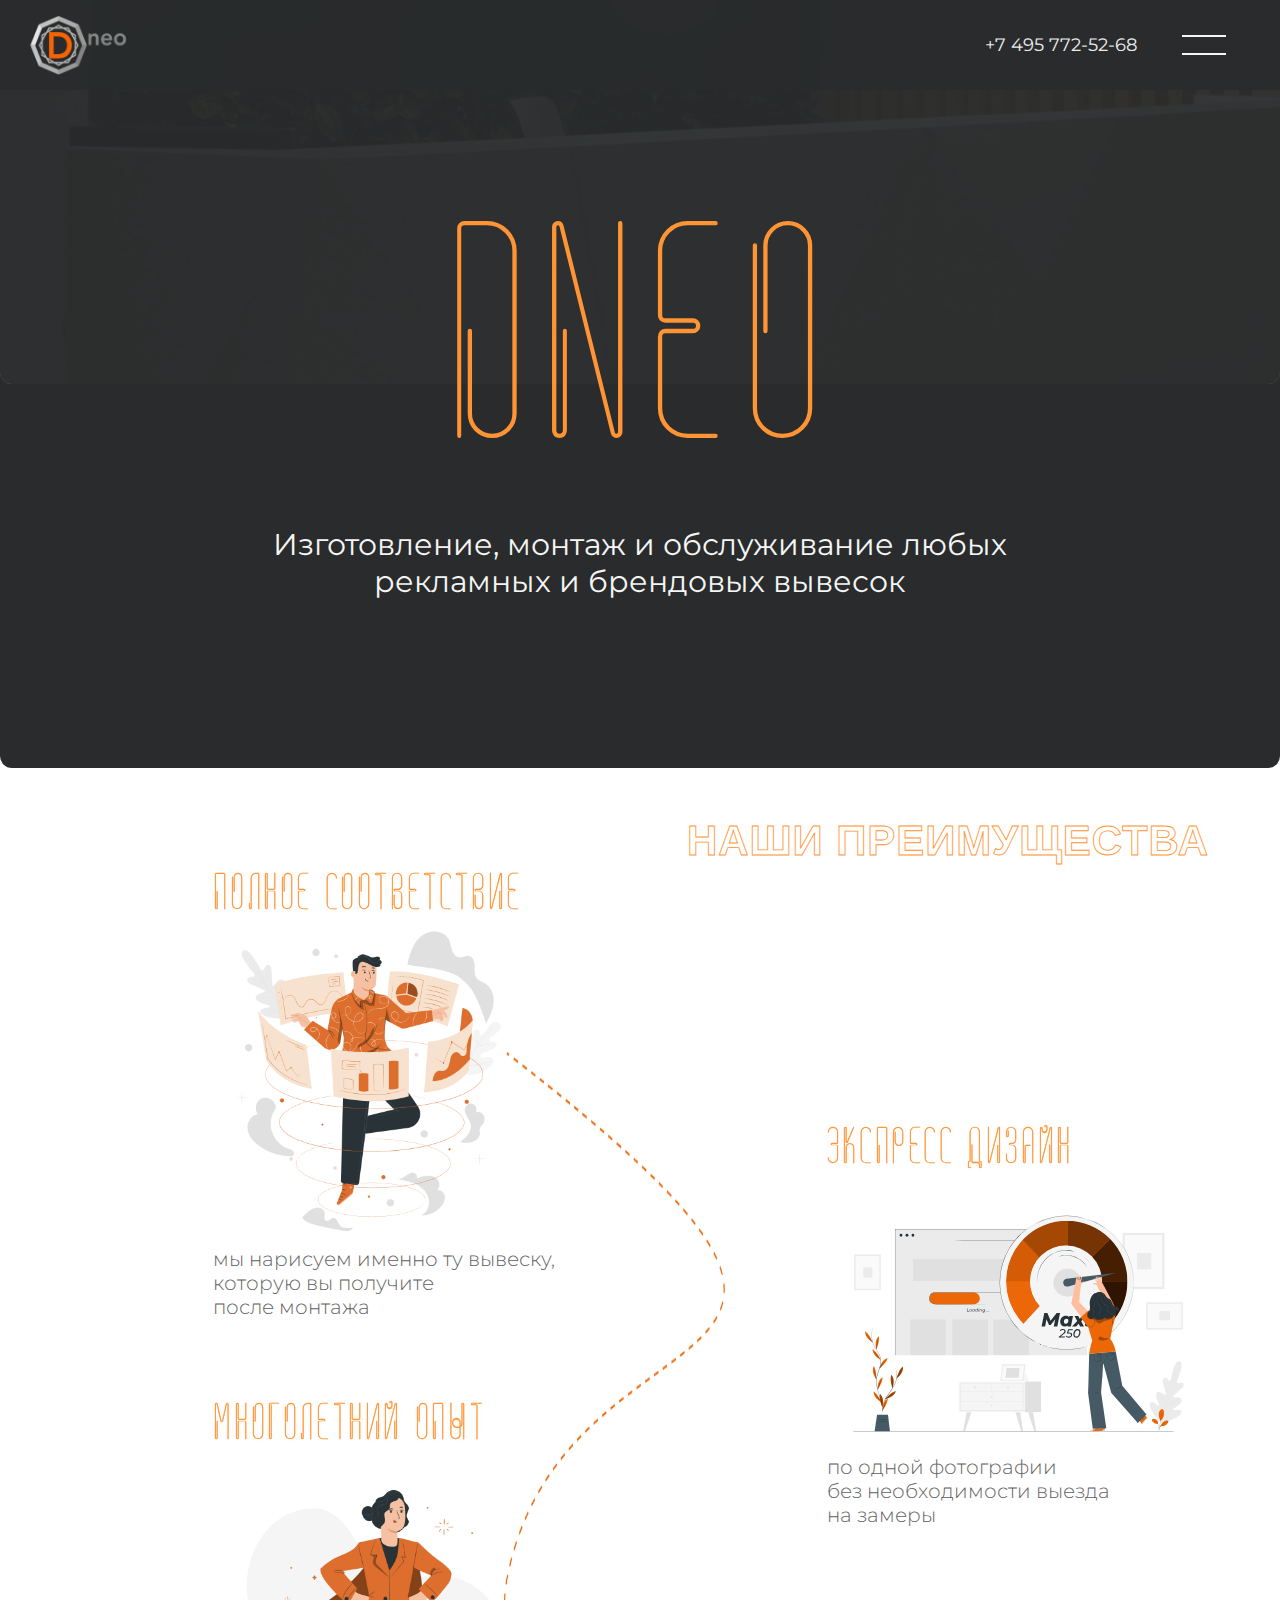
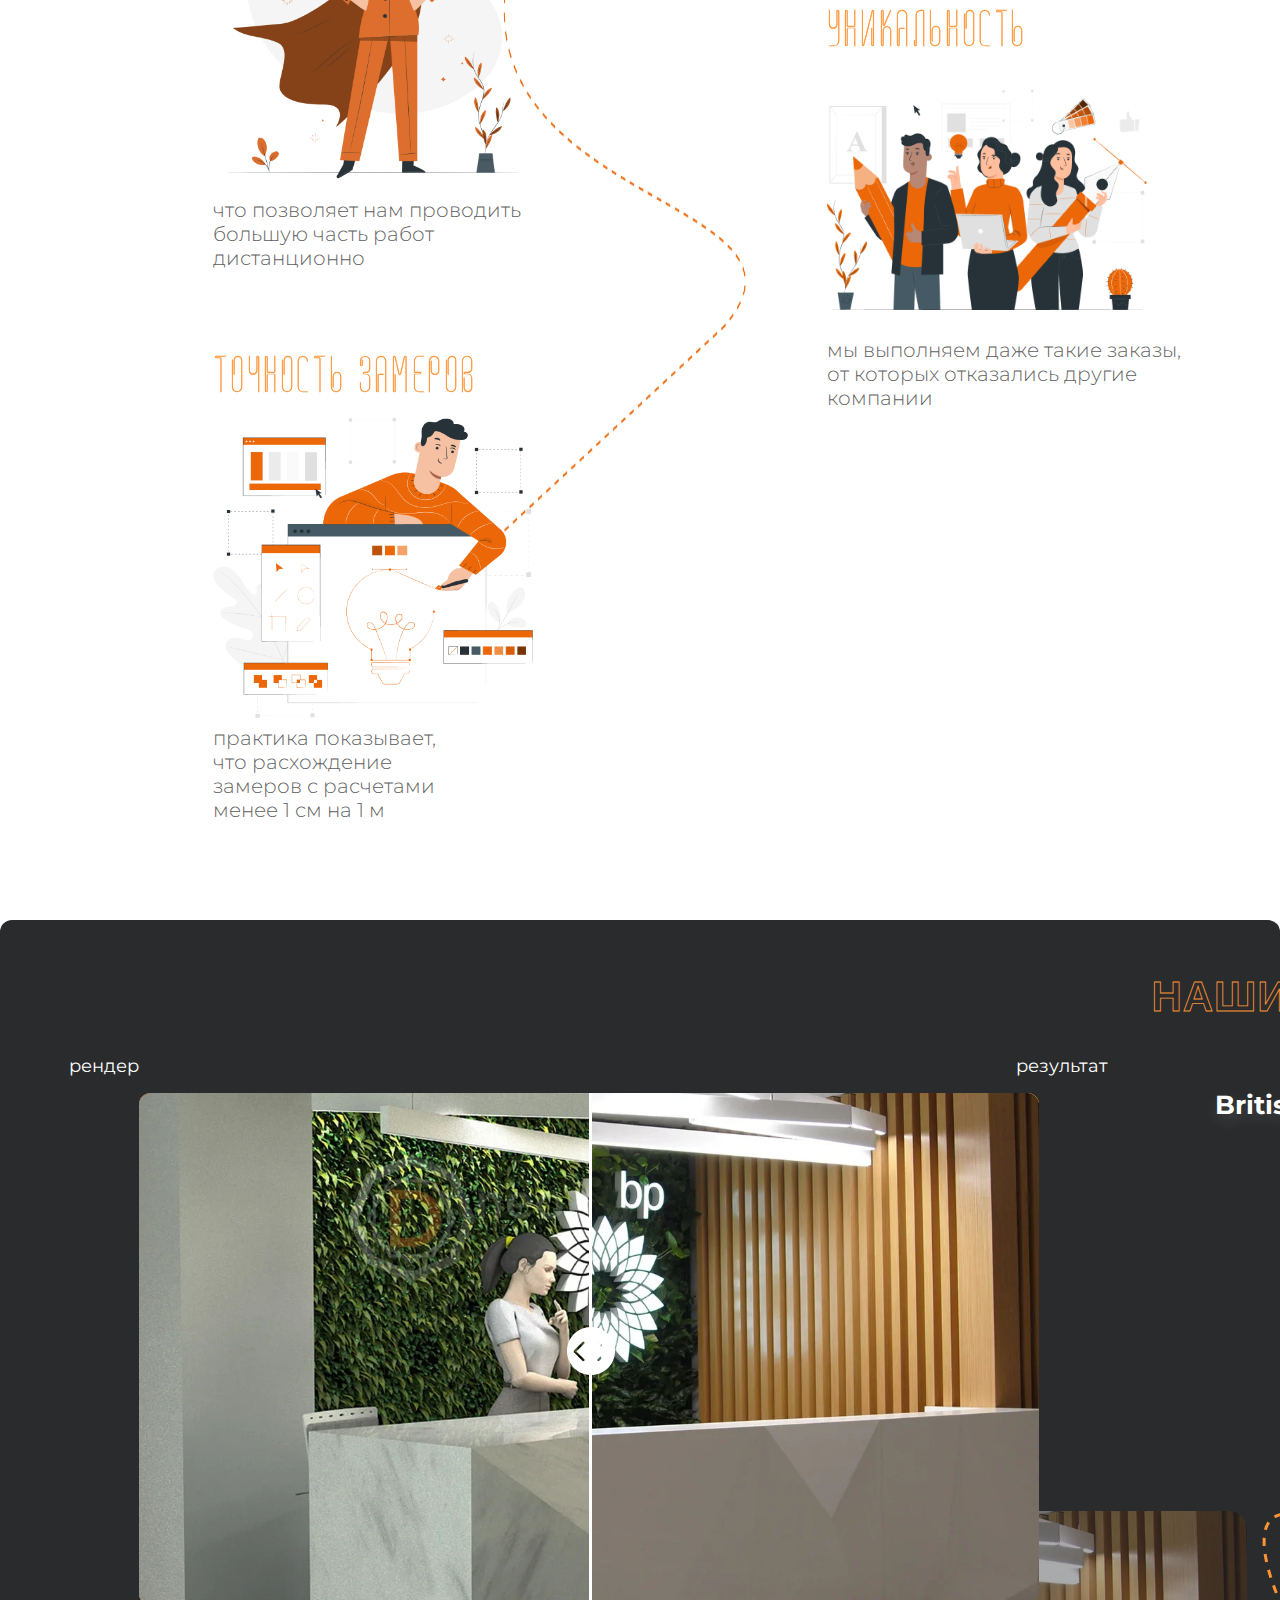
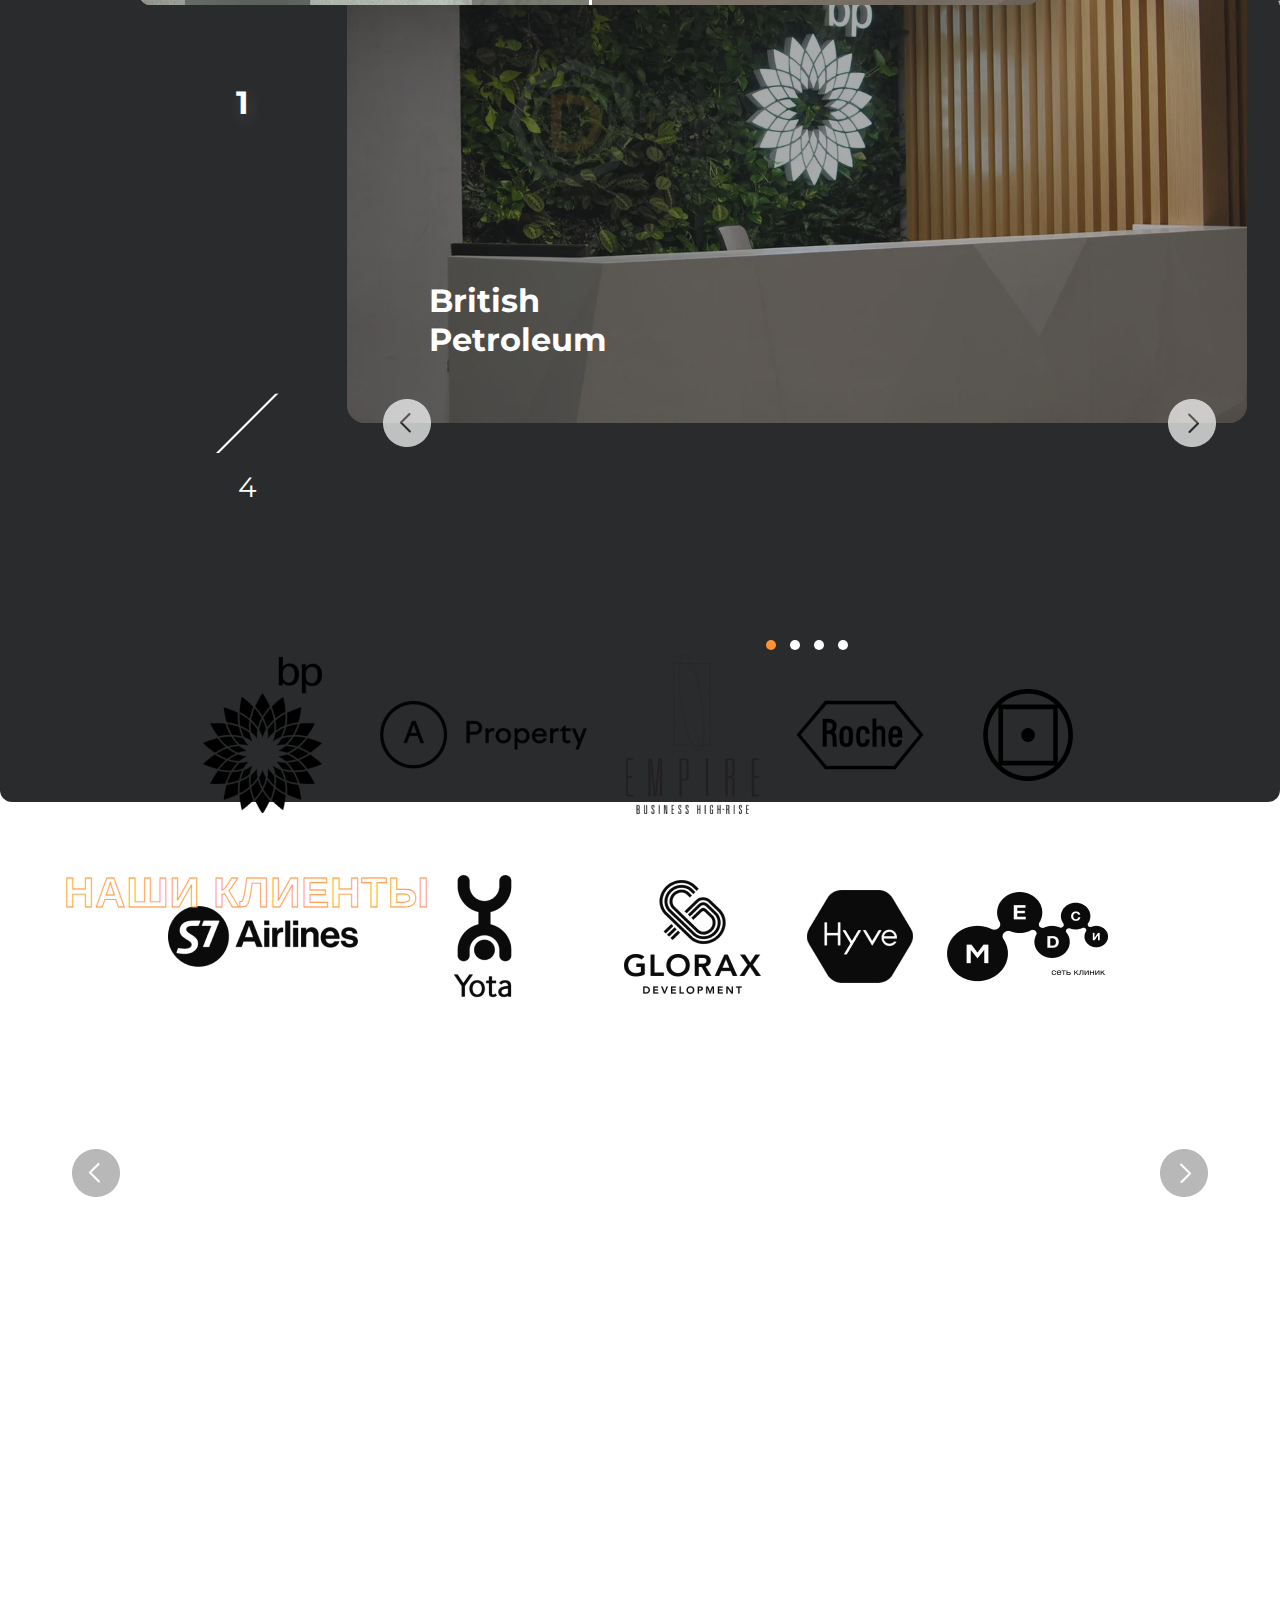
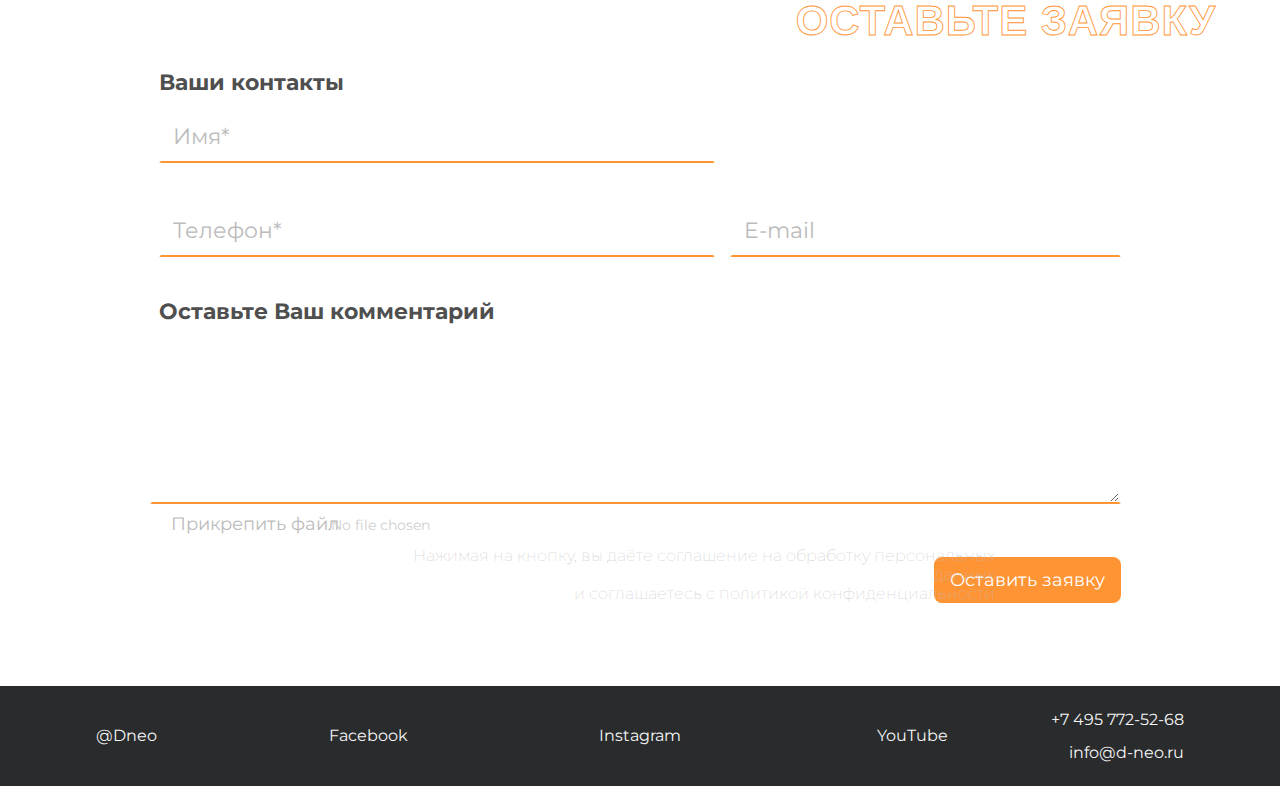
<file: index.html>
<!DOCTYPE html>
<html lang="ru">
<head>
  <meta charset='UTF-8'>
  <link rel='stylesheet' href='stylesCSS/main.css'>
  <link rel="stylesheet" href="stylesCSS/projectSliderNeon.css">
  <link rel='stylesheet' href='stylesCSS/header.css'>

  <link rel='stylesheet' href='stylesCSS/burger.css'>

  <link rel='stylesheet' href='css/twentytwenty.css'>

  <link rel='stylesheet' href='stylesCSS/neonBlock.css'>
  <link rel='stylesheet' href='stylesCSS/benefitBlock.css'>
  <link rel='stylesheet' href='stylesCSS/projectBlock.css'>
  <link rel='stylesheet' href='stylesCSS/projectSlider.css'>

  <link rel='stylesheet' href='stylesCSS/clientBlock.css'>
  <link rel="stylesheet" href="stylesCSS/projectSliderLogo.css">

  <link rel='stylesheet' href='stylesCSS/formBlock.css'>

  <link rel='stylesheet' href='stylesCSS/footer.css'>
  <link rel="stylesheet" href="stylesCSS/fonts.css">

  <title>Dineo</title>

  <link href="https://fonts.googleapis.com/css?family=Montserrat:400,500,700|Old+Standard+TT&display=swap&subset=cyrillic" rel="stylesheet">
</head>

<body>
  <header class="page-header" id="pageHeader">
  <img class="logo" src="img/Logo/D-neo_logo.png" height="62" width="111" alt='Логотип Dineo'>
  <a class="headerNumber" id="headerNumber" href="tel:+74957725268">+7 495 772-52-68</a>
  <button class="posMenu openBurgerMenu" id="burgerMenuOn" onclick="burgerMenuOnClick()"></button>
    <button class="posMenu buttonClose burgerNull" id="burgerMenuOff" onclick="burgerMenuOnClick()">
    </button>
  <div class="burgerMenu burgerNull" id="burgerMenu">
    <a class="burgerBenefit burgerText" href="#benefitBlock" id="burgerBenefit">Преимущества</a>
    <a class="burgerProjects burgerText" href="#projectBlock" id="burgerProjects">Проекты</a>
    <a class="burgerClients burgerText" href="#clientBlock" id="burgerClients">Клиенты</a>
    <a class="burgerForms burgerText" href="#formBlock" id="burgerForms">Оставить заявку</a>
    <a class="burgerNumber burgerText" href="tel:+74957725268">+7 495 772-52-68</a>
    <a class="burgerEmail burgerText" href="mailto:info@d-neo.ru">info@d-neo.ru</a>
  </div>



</header>

  <main class="page-main" id="pageMain">

  <div class="neonBlock" id="neonBlock">
    <a class="neonTitle">DNEO</a>
    <a class="topUsText">Изготовление, монтаж и обслуживание любых <br> рекламных и брендовых вывесок</a>

    <!-- начало слайдера Neon-->
    <div class="projectSliderNeon">

      <div class="projectSliderScreenNeon" id="projectSliderScreenNeon">
        <!-- это экран -->

        <div class="projectSliderElementNeon">
          <img src="img/StartGallery/BP.jpg">
          <img src="img/Screen.png">
        </div>

        <div class="projectSliderElementNeon">
          <img src="img/Projects/Photo/EatMeat_after.jpg">
          <img src="img/Screen.png">
          </div>
        </div>
      </div>
    </div>

  <div class="benefitBlock" id="benefitBlock">
    <a class="article benefitBlockTitleOrange">НАШИ ПРЕИМУЩЕСТВА</a>
    <!-- <a class="benefitBlockTitleBlack">
      НАШИ ПРЕИМУЩЕСТВА
    </a>
    -->
    <a class="screpkaTitle fullBenefitTitle">ПОЛНОЕ СООТВЕТСТВИЕ</a>
    <img class="fullBenefitImage" src="img/Benefits/fullBenefitImage.png" height="320" width="320" alt='Picture-1 Dineo'>
    <a class="fullBenefitText">мы нарисуем именно ту&#160;вывеску, <br> которую&#160;вы получите после&#160;монтажа</a>

    <a class="speedBenefitTitle screpkaTitle">ЭКСПРЕСС ДИЗАЙН</a>
    <img class="speedBenefitImage" src="img/Benefits/speedBenefitImage.svg" height="260" width="382" alt='Picture-2 Dineo'>
    <a class="speedBenefitText">по одной фотографии <br> без&#160;необходимости выезда на&#160;замеры</a>

    <a class="experienceBenefitTitle screpkaTitle">МНОГОЛЕТНИЙ ОПЫТ</a>
    <img class="experienceBenefitImage" src="img/Benefits/experienceBenefitImage.png" height="320" width="320" alt='Picture-3 Dineo'>
    <a class="experienceBenefitText">что&#160;позволяет нам проводить <br> большую часть работ дистанционно</a>

    <a class="uniqueBenefitTitle screpkaTitle">УНИКАЛЬНОСТЬ</a>
    <img class="uniqueBenefitImage" src="img/Benefits/uniqueBenefitImage.png" height="220" width="320" alt='Picture-4 Dineo'>
    <a class="uniqueBenefitText">мы выполняем даже такие&#160;заказы, <br> от&#160;которых&#160;отказались другие компании</a>

    <a class="accuracyBenefitTitle screpkaTitle">ТОЧНОСТЬ ЗАМЕРОВ</a>
    <img class="accuracyBenefitImage" src="img/Benefits/accuracyBenefitImage.png" height="300" width="320" alt='Picture-5 Dineo'>
    <a class="accuracyBenefitText">практика показывает, что&#160;расхождение <br> замеров с&#160;расчетами менее&#160;1&#160;см&#160;на&#160;1&#160;м</a>

    <img class="lineTDBenefit" src="img/Benefits/lineTDBenefit.png" height="1086" width="248" alt='Vector-1-2 Dineo'>

  </div>

  <div class="projectBlock" id="projectBlock">
    <a class="article projectBlockTitle">НАШИ ПРОЕКТЫ</a>

    <a class="britishPetroleumText projectText activeText" id="britishPetroleumText" onclick=beforeAfterBP()>British&#160;Petroleum</a>
    <a class="elgaugolText projectText" id="elgaugolText" onclick=beforeAfterElga()>Эльгауголь</a>
    <a class="eatMeatText projectText" id="eatMeatText" onclick=beforeAfterEatMeat()>EatMeat</a>
    <a class="gloraxText projectText" id="gloraxText" onclick=beforeAfterGlorax()>Glorax</a>

    <a class="renderTitle">рендер</a>
    <a class="resultTitle">результат</a>

    <div class="beforeAfter">
    <div class="britishPetroleumContainer twentytwenty-container" id="britishPetroleumContainer">
      <img src="img/Projects/AfterBefore/BP_before.jpg">
      <img src="img/Projects/AfterBefore/BP_after.jpg">
    </div>
    </div>

    <div class="beforeAfter">
      <div class="elgaContainerContainer twentytwenty-container  nullProject" id="elgaContainerContainer">
        <img src="img/Projects/AfterBefore/Elga_before.jpg">
        <img src="img/Projects/AfterBefore/Elga_after.jpg">
      </div>
    </div>

    <div class="beforeAfter">
      <div class="eatMeatContainer twentytwenty-container  nullProject" id="eatMeatContainer">
        <img src="img/Projects/AfterBefore/EatMeat_before.jpg">
        <img src="img/Projects/AfterBefore/EatMeat_after.jpg">
      </div>
    </div>

    <div class="beforeAfter">
      <div class="gloraxContainer twentytwenty-container  nullProject" id="gloraxContainer">
        <img src="img/Projects/AfterBefore/Glorax_before.jpg">
        <img src="img/Projects/AfterBefore/Glorax_after.jpg">
      </div>
    </div>
    <img class="dashedLineProjectBlock" src="img/Projects/dashedLineProjectBlock.png" height="423" width="321">




    <!-- начало слайдера-->
    <div class="projectSlider">
      <div class="projectSliderDotLeft"></div>
      <div class="projectSliderDotRight"></div>
      <div class="projectSliderDotsCenter"></div>
      <img class="linePhotoOfWorks" src="img/Projects/linePhotoOfWorks.png" height="100" width="3">
      <a class="projectNumbers lastNumberOfPhoto">4</a>

      <div class="projectSliderScreen" id="projectSliderScreen">
        <!-- это экран -->

        <div class="projectSliderElement">

            <a class="projectSliderText">British Petroleum</a>
            <img src="img/Projects/Photo/BP_after.jpg" width="900" height="512">
            <img src="img/ScreenSmall.png"  width="900" height="512">

          <a class="factNumberOfPhoto">1</a>
        </div>


        <div class="projectSliderElement">
          <a class="projectSliderText">EatMeat</a>
          <img src="img/Projects/Photo/EatMeat_after.jpg" width="900" height="512">
          <img src="img/ScreenSmall.png" width="900" height="512">
          <a class="factNumberOfPhoto">2</a>
        </div>


        <div class="projectSliderElement">
          <a class="projectSliderText">Эльгауголь</a>
          <img src="img/Projects/Photo/Elga_after.jpg" width="900" height="512">
          <img src="img/ScreenSmall.png" width="900" height="512">
          <a class="factNumberOfPhoto">3</a>
        </div>

        <div class="projectSliderElement">
          <a class="projectSliderText">Glorax</a>
          <img src="img/Projects/Photo/Glorax_after.jpg" width="900" height="512">
          <img src="img/ScreenSmall.png"  width="900" height="512">
          <a class="factNumberOfPhoto">4</a>
        </div>

      </div>
    </div>
    <!-- конец  слайдера-->

    <a class="ourContactText" href="#clientBlock">Наши контакты</a>
    <a class="arrowOurContacts" href="#clientBlock">
      <img src="img/Projects/arrowOurContacts.png" height="112" width="16">
    </a>

  </div>

  <div class="clientBlock" id="clientBlock">
    <a class="article clientBlockTitle">НАШИ КЛИЕНТЫ</a>
    <div class="projectSliderLogo">
      <div class="projectSliderDotLeftLogo"></div>
      <div class="projectSliderDotRightLogo"></div>
      <div class="projectSliderDotsCenterLogo"></div>

      <div class="projectSliderScreenLogo" id="projectSliderScreenLogo">
        <!-- это экран -->

        <div class="projectSliderElementLogo">
          <img class="s7AirlinesLogo" src="img/Clients/String3/s7AirlinesLogo.png" height="61" width="190"/>
          <img class="yotaLogo" src="img/Clients/String3/yotaLogo.png" height="123" width="58"/>
          <img class="gloraxLogo" src="img/Clients/String3/gloraxLogo.png" height="114" width="137"/>
          <img class="hyveLogo" src="img/Clients/String3/hyveLogo.png" height="93" width="106"/>
          <img class="medLogo" src="img/Clients/String3/medLogo.png" height="90" width="162"/>

          <img class="bpLogo" src="img/Clients/String2/bpLogo.png" height="156" width="119">
          <img class="a_propertyLogo" src="img/Clients/String2/a_propertyLogo.png" height="123" width="251">
          <img class="empireLogo" src="img/Clients/String2/empireLogo.png" height="159" width="133">
          <img class="rocheLogo" src="img/Clients/String2/rocheLogo.png" height="134" width="134">
          <img class="elgaugolLogo" src="img/Clients/String2/elgaugolLogo.png" height="92" width="92">
        </div>


        <div class="projectSliderElementLogo">
          <img class="philipsLogo" src="img/Clients/String1/philipsLogo.png" height="54" width="183">
          <img class="duracellLogo" src="img/Clients/String1/duracellLogo.png" height="31" width="213">
          <img class="lorealLogo" src="img/Clients/String1/lorealLogo.png" height="33" width="177">
          <img class="greenwayLogo" src="img/Clients/String1/greenawayLogo.png" height="38" width="248">
        </div>

      </div>
    </div>
  </div>

  <div class="formBlock" id="formBlock">
    <a class="article formBlockTitle">ОСТАВЬТЕ&#160;ЗАЯВКУ</a>
    <form class="mainForm" enctype="multipart/form-data" method="post">
      <a class="inputArticle formContactText">Ваши контакты</a>
      <input type="text" placeholder="Имя*" class="inputArea inputAreaSmall inputName" required>
      <input placeholder="Телефон*" class="inputArea inputAreaSmall inputPhone" required >
      <input type="email" placeholder="E-mail" class="inputArea inputAreaSmall inputEmail">
      <a class="inputArticle formQuestionText">Оставьте Ваш комментарий</a>
      <textarea class="inputArea inputAreaLarge inputQuestion"></textarea>
      <input type="file" class="fileButton customInputFile" id="inputFile" multiple="multiple">
      <input type="submit" value="Оставить заявку" class="submitButton">
      <a class="agreeText formPoliticText">Нажимая на&#160;кнопку, вы даёте соглашение на&#160;обработку персональных данных<br>и&#160;соглашаетесь с&#160;политикой конфиденциальности</a>
    </form>
  </div>
</main>

  <footer class="page-footer">
    <a class="dneo footerText">@Dneo</a>
    <a class="facebook footerText" href="https://www.facebook.com/dneoru/ ">Facebook</a>
    <a class="instagram footerText" href="https://www.instagram.com/dineo.ru/">Instagram</a>
    <a class="youtube footerText" href="https://www.youtube.com/channel/UCehHR4nuAkCNW8LNGWap.">YouTube</a>
    <a class="contacts_number footerText" href="tel:+74957725268">+7 495 772-52-68</a>
    <a class="contacts_info footerText" href="mailto:info@d-neo.ru">info@d-neo.ru</a>
  </footer>

  <!-- Скрипты Отработка поведения меню/бургера -->
  <script class="burgerClick">
  const burgerMenuOn = document.querySelector(".burgerMenuOn");
  const burgerMenu = document.querySelector(".burgerMenu");
  const headerNumber = document.querySelector(".headerNumber");
  const openBurgerMenu = document.querySelector(".openBurgerMenu");
  const buttonClose = document.querySelector(".buttonClose");

  function burgerMenuOnClick() {
    if (burgerMenu.classList.contains("burgerNull")){
      burgerMenu.classList.remove("burgerNull");
      buttonClose.classList.remove("burgerNull");
      headerNumber.classList.add("burgerNull");
      openBurgerMenu.classList.add("burgerNull");
    }

    else {
      burgerMenu.classList.add("burgerNull");
      buttonClose.classList.add("burgerNull");
      headerNumber.classList.remove("burgerNull");
      openBurgerMenu.classList.remove("burgerNull");
    }
  }


</script>
  <script>
    document.onclick = function(e) {
      if (event.target.id !== 'burgerMenuOn')
      {
        burgerMenu.classList.add("burgerNull");
        buttonClose.classList.add("burgerNull");
        headerNumber.classList.remove("burgerNull");
        openBurgerMenu.classList.remove("burgerNull");
      }
    }

  </script>

  <!-- Скрипт Отработка кликов в блоке Наши проекты -->
  <script>
    const britishPetroleumContainer = document.querySelector(".britishPetroleumContainer")
    const elgaContainerContainer = document.querySelector(".elgaContainerContainer")
    const eatMeatContainer = document.querySelector(".eatMeatContainer")
    const gloraxContainer = document.querySelector(".gloraxContainer")

    const britishPetroleumText = document.querySelector(".britishPetroleumText");
    const elgaugolText = document.querySelector(".elgaugolText");
    const eatMeatText = document.querySelector(".eatMeatText");
    const gloraxText = document.querySelector(".gloraxText");

    function beforeAfterElga() {
      if (elgaugolText.classList.contains("activeText")){
        britishPetroleumText.classList.remove("activeText");
        eatMeatText.classList.remove("activeText");
        gloraxText.classList.remove("activeText");
      } else {
        elgaugolText.classList.add("activeText")
        britishPetroleumText.classList.remove("activeText");
        eatMeatText.classList.remove("activeText");
        gloraxText.classList.remove("activeText");
      }
      if (elgaContainerContainer.classList.contains("nullProject")){
        britishPetroleumContainer.classList.add("nullProject");
        elgaContainerContainer.classList.remove("nullProject");
        eatMeatContainer.classList.add("nullProject");
        gloraxContainer.classList.add("nullProject");
      } else {
        britishPetroleumContainer.classList.add("nullProject");
        eatMeatContainer.classList.add("nullProject");
        gloraxContainer.classList.add("nullProject");
      }
    }

    function beforeAfterBP() {
      if (britishPetroleumText.classList.contains("activeText")){
        elgaugolText.classList.remove("activeText");
        eatMeatText.classList.remove("activeText");
        gloraxText.classList.remove("activeText");
      } else {
        elgaugolText.classList.remove("activeText")
        britishPetroleumText.classList.add("activeText");
        eatMeatText.classList.remove("activeText");
        gloraxText.classList.remove("activeText");
      }
      if (britishPetroleumContainer.classList.contains("nullProject")){
        britishPetroleumContainer.classList.remove("nullProject");
        elgaContainerContainer.classList.add("nullProject");
        eatMeatContainer.classList.add("nullProject");
        gloraxContainer.classList.add("nullProject");
      } else {
        elgaContainerContainer.classList.add("nullProject");
        eatMeatContainer.classList.add("nullProject");
        gloraxContainer.classList.add("nullProject");
      }
    }

    function beforeAfterEatMeat() {
      if (eatMeatText.classList.contains("activeText")){
        elgaugolText.classList.remove("activeText");
        britishPetroleumText.classList.remove("activeText");
        gloraxText.classList.remove("activeText");
      } else {
        elgaugolText.classList.remove("activeText")
        britishPetroleumText.classList.remove("activeText");
        eatMeatText.classList.add("activeText");
        gloraxText.classList.remove("activeText");
      }
      if (eatMeatContainer.classList.contains("nullProject")){
        britishPetroleumContainer.classList.add("nullProject");
        elgaContainerContainer.classList.add("nullProject");
        eatMeatContainer.classList.remove("nullProject");
        gloraxContainer.classList.add("nullProject");
      } else {
        elgaContainerContainer.classList.add("nullProject");
        britishPetroleumContainer.classList.add("nullProject");
        gloraxContainer.classList.add("nullProject");
      }
    }

    function beforeAfterGlorax() {
      if (gloraxText.classList.contains("activeText")){
        elgaugolText.classList.remove("activeText");
        britishPetroleumText.classList.remove("activeText");
        eatMeatText.classList.remove("activeText");
      } else {
        elgaugolText.classList.remove("activeText")
        britishPetroleumText.classList.remove("activeText");
        eatMeatText.classList.remove("activeText");
        gloraxText.classList.add("activeText");
      }
      if (gloraxContainer.classList.contains("nullProject")){
        britishPetroleumContainer.classList.add("nullProject");
        elgaContainerContainer.classList.add("nullProject");
        eatMeatContainer.classList.add("nullProject");
        gloraxContainer.classList.remove("nullProject");
      } else {
        elgaContainerContainer.classList.add("nullProject");
        britishPetroleumContainer.classList.add("nullProject");
        eatMeatContainer.classList.add("nullProject");
      }
    }

  </script>

  <!-- Скрипт Слайдер -->
  <script src="https://code.jquery.com/jquery-3.5.1.slim.min.js"></script>
  <script src="../js/projectSliderNeon.js"></script>
  <script src="../js/projectSlider.js"></script>
  <script src="../js/projectSliderLogo.js"></script>

  <!-- Скрипт До/После -->
  <script src="http://ajax.googleapis.com/ajax/libs/jquery/1.10.1/jquery.min.js"></script>
  <script src="../js/jquery.event.move.js"></script>
  <script src="../js/jquery.twentytwenty.js"></script>

  <script>
    $(window).load(function(){
      $(".twentytwenty-container").twentytwenty({default_offset_pct: 0.5});
    });
  </script>

</body>
</html>
</file>
<file: stylesCSS/main.css>
/*Тело сайта*/
body {
  display: grid;
  grid-template-columns: 1fr 1fr 1fr 1fr 1fr 1fr 1fr 1fr;
  grid-template-rows: 90px auto 100px;
  margin: 0;
  font-family: Montserrat, Helvetica, Arial, sans-serif;
  z-index: 50;
}

/* Контент сайта */

.page-main {
  grid-column: 1/-1;
  grid-row: 1/3;
  display: grid;
  grid-template-columns: 1fr 1fr 1fr 1fr 1fr 1fr 1fr 1fr;
  grid-template-rows: auto auto auto auto auto;
}

button:focus {
  outline: none;
}

input:focus {
  outline: none;
}

textarea:focus {
  outline: none;
}
</file>
<file: stylesCSS/projectSliderNeon.css>
.projectSliderNeon {
  height: 768px;
  width: 100%;
  grid-row: 1/-1;
  grid-column: 1/-1;
  display: grid;
  grid-template-rows: 1fr 1fr;
  grid-template-columns: 1fr 1fr;
  justify-self: center;
  align-self: center;
  border-radius: 0 0 12px 12px;
}

.projectSliderElementNeon img {
  height: 768px;
  width: 100%;
  border-radius: 0 0 12px 12px;
  grid-row: 1/-1;
  grid-column: 1/-1;
  justify-self: center;
  align-self: center;
  object-fit: cover
}

.projectSliderScreenNeon {
  list-style-type: none;
  position: relative;
  grid-row: 1/-1;
  grid-column: 1/-1;
}

.projectSliderElementNeon {
  height: 768px;
  width: 100%;
  transition: 600ms;
  position: absolute;
  grid-row: 1/-1;
  grid-column: 1/-1;
  display: grid;
  grid-template-rows: 1fr 1fr;
  grid-template-columns: 1fr 1fr;
  border-radius: 0 0 12px 12px;
  justify-self: center;
  align-self: center;
  opacity: 0;
  z-index: 2;
}

.projectSliderDotLeftNeon {
  grid-column: 1/2;
  grid-row: 1/-1;
  background-image: url("../img/Projects/circleLeftRenderResult.png");
  background-size: 48px 48px;
  height: 48px;
  width: 48px;
  justify-self: center;
  align-self: center;
  opacity: 0;
  z-index: 25;
}

.projectSliderDotRightNeon {
  grid-column: -1/-2;
  grid-row: 1/-1;
  justify-self: center;
  align-self: center;
  background: url("../img/Projects/circleRightRenderResult.png") no-repeat;
  background-size: 48px 48px;
  height: 48px;
  width: 48px;
  padding-right: 30px;
  opacity: 0;
  z-index: 25;
}

.projectSliderDotsCenterNeon {
  grid-column: 1/-1;
  grid-row: -1/-2;
  justify-self: center;
  align-self: end;
  padding-bottom: 20px;
  z-index: 15;
  opacity: 0;
}

span.sim-dot {
  width: 10px;
  height: 10px;
  margin: 5px 7px;
  display: inline-block;
  background-color: #ffffff;
  color: #292b2c;
  border-radius: 5px;
  cursor: pointer;
}
</file>
<file: stylesCSS/header.css>
/* Шапка сайта */
header {
  grid-column: 1/-1;
  grid-row: 1/2;
  display: grid;
  grid-template-columns: 1fr 1fr 1fr 1fr 1fr 1fr 1fr 1fr 1fr 1fr 54px 54px;
  grid-template-rows: 30px 30px 30px auto;
  align-items: center;
  opacity: 0.96;
  backdrop-filter: blur(15px);
  background-color: #292B2C;
  z-index: 15;
}

.heading {
  font-size: 88px;
  line-height: 96px;
  font-weight: 400;
}

.logo  {
  grid-column: 1/2;
  grid-row: 2/3;
  padding-left: 20%;
  padding-top: 5%;
  padding-bottom: 5%;

}

.headerNumber{
  grid-column: -3/-6;
  grid-row: 2/3;
  justify-self: end;
  font-size: 18px;
  font-family: "Montserrat", "Helvetica", "Arial", sans-serif;
  color: #F5F5F5;
  padding-right: 10%;
  text-decoration-line: none;
}

.posMenu{
  grid-column: -2/-3;
  grid-row: 2/3;
  justify-self: end;
}

.openBurgerMenu {
  height: 20px;
  width: 44px;
  border: #292B2C;
  border-bottom: white 2px solid;
  border-top: white 2px solid;
  background-color: #292B2C;
  cursor: pointer;
}

.openBurgerMenu:active,
.openBurgerMenu:hover,
.openBurgerMenu:focus{
  height: 26px;
  width: 44px;
  border: #292B2C;
  border-bottom: white 2px solid;
  border-top: white 2px solid;
  background-color: #292B2C;
}
</file>
<file: stylesCSS/burger.css>
.burgerMenu{
  font-family: "Montserrat", "Helvetica", "Arial", sans-serif;
  height: 678px;
  width: 360px;
  grid-column: 1/-1;
  grid-row: -1/-2;
  display: grid;
  grid-template-columns: 0.1fr 1fr 54px;
  grid-template-rows: 1fr 1fr 1fr 1fr 4.6fr 0.8fr 0.8fr 1fr;
  justify-self: end;
  z-index: 15;
  border-radius: 0 0 12px 0;
  background-color: #292b2c;
}

.burgerText{
  font-size: 26px;
  font-weight: bolder;
  color: white;
  justify-self: end;
  align-self: center;
  text-decoration: none;
}

.burgerText:hover{
  text-shadow: 2px 6px 16px rgba(255, 255, 255, 0.15);
}

.burgerBenefit {
  grid-column: -2/-3;
  grid-row: 1/2;
}
.burgerProjects {
  grid-column: -2/-3;
  grid-row: 2/3;
}
.burgerClients{
  grid-column: -2/-3;
  grid-row: 3/4;
}
.burgerForms{
  grid-column: -2/-3;
  grid-row: 4/5;
}

.burgerNumber{
  grid-column: -2/-3;
  grid-row: -3/-4;
  font-weight: normal;
  font-size: 22px;
  text-decoration-line: none;
}
.burgerEmail{
  grid-column: -2/-3;
  grid-row: -2/-3;
  font-weight: normal;
  font-size: 22px;
  text-decoration-line: none;
}


.burgerNull{
  display: none;
}

.buttonClose {
  background: url("../img/closeImage.png") no-repeat center;
  background-size: 32px 32px;
  height: 32px;
  width: 32px;
  border: 0;
  cursor: pointer;
}

.buttonClose:hover,
.buttonClose:focus,
.buttonClose:active {
  background-size: 36px 36px;
  height: 36px;
  width: 36px;
}
</file>
<file: css/twentytwenty.css>
.twentytwenty-handle:before, .twentytwenty-handle:after {
  content: " ";
  display: block;
  width: 3px;
  background: white;
  height: 512px;
  position: absolute;
  left: 50%;
  margin-left: -2px;
  z-index: 30;
}

.twentytwenty-container {
  -webkit-box-sizing: content-box;
  -moz-box-sizing: content-box;
  box-sizing: content-box;
  overflow: hidden;
  position: relative;
  -webkit-user-select: none;
  -moz-user-select: none;
  border-radius: 12px;
}


  .twentytwenty-container img {
    height: 512px;
    width:900px;
    position: absolute;
    top: 0;
    display: block;
    object-fit: cover
  }


.twentytwenty-before {
  z-index: 20; }

.twentytwenty-after {
  z-index: 10; }

.twentytwenty-handle {
  position: absolute;
  height: 48px;
  width: 48px;
  left: 50%;
  top: 50%;
  margin-left: -22px;
  margin-top: -22px;
  background-image: url("../img/Projects/circleCenterRenderResult.png");
  background-repeat: no-repeat;
  background-blend-mode: normal;
  background-size: cover;
  z-index: 40;
}

.twentytwenty-handle:hover {
  transform: scale(1.1)
}


.twentytwenty-handle:before {
    bottom: 50%;
    margin-bottom: 22px;
}

  .twentytwenty-handle:after {
    top: 50%;
    margin-top: 22px;
  }
</file>
<file: stylesCSS/neonBlock.css>
/* Блок с неоновой вывеской */
.neonBlock {
  height: 768px;
  grid-column: 1/-1;
  grid-row: 1/2;
  display: grid;
  grid-template-columns: 1fr 1fr 1fr 1fr 1fr 1fr 1fr 1fr 1fr 1fr 1fr 1fr;
  grid-template-rows: 1fr 1fr 1fr 1fr 1fr 1fr 1fr 1fr 1fr 1fr 1fr 1fr 1fr 1fr 1fr;
  border-radius: 0 0 12px 12px;
  background-color: #292b2c;
}

.neonTitle {
  grid-column: 5/9;
  grid-row: 5/11;
  font-family: Screpka;
  font-style: normal;
  font-size: 310px;
  justify-self: center;
  align-items: center;
  text-align: center;
  letter-spacing: 0.035em;
  color: #FF9435;
  z-index: 5;

  animation-name: light-neon;
  animation-duration: 420ms;
  animation-iteration-count: 4;
  animation-fill-mode: forwards;
}

@keyframes light-neon{
  0%{

  }
  100%{
    text-shadow: 0 0 25px rgba(255, 148, 53, 0.5)
    , 8px 12px 5px rgba(0, 0, 0, 0.25);
  }

}

.topUsText{
  grid-column: 3/11;
  grid-row: 11/13;
  font-weight: normal;
  font-size: 30px;
  justify-self: center;
  align-self: center;
  text-align: center;
  color: #F5F5F5;
  z-index: 5;
}
</file>
<file: stylesCSS/benefitBlock.css>
/*Блок с преимуществами*/


.benefitBlock{
  height: 1752px;
  grid-column: 1/-1;
  grid-row: 2/3;
  display: grid;
  grid-template-columns: 1fr 1fr 1fr 1fr 1fr 1fr 1fr 1fr 1fr 1fr 1fr 1fr 1fr 1fr 1fr 1fr 1fr;
  grid-template-rows: 1fr 1fr 1fr 1fr 1fr 1fr 1fr 1fr 1fr 1fr 1fr 1fr 1fr 1fr 1fr 1fr 1fr 1fr 1fr 1fr 1fr
                      1fr 1fr 1fr 1fr 1fr 1fr;
 column-gap: 10px;
  font-style: normal;
  font-weight: 280;
  font-size: 20px;
  color: #5D5D5D;
}
.article{
  font-weight: bold;
  font-size: 42px;
  font-family: Helvetica;
  letter-spacing: 0.9px;
  justify-self: end;
  align-self: start;
  -webkit-text-stroke-width: 0.85px;
  -webkit-text-stroke-color: #FF9435;
  color: #FFFFFF;
}
.benefitBlockTitleOrange {
  grid-column: -2/-11;
  grid-row: 2/3;
  justify-items: end;
}

.screpkaTitle{
  font-family: Screpka;
  font-style: normal;
  font-size: 52px;
  color:#FF9435;
  -webkit-text-stroke-width: 0.4px;
  -webkit-text-stroke-color: #FF9435;
  letter-spacing: 0.05em;
  text-shadow: 0 0 8px rgba(255, 148, 53, 0.1);
}

.fullBenefitTitle {
  grid-column: 4/9;
  grid-row: 3/4;
  justify-self: start;
  align-self: center;
}

.fullBenefitImage {
  grid-column: 4/9;
  grid-row: 4/9;
  align-self: center;
  justify-self: start;
}

.fullBenefitText{
  grid-column: 4/9;
  grid-row: 9/10;
  justify-self: start;
  align-self: center;
}

.speedBenefitTitle {
  grid-column: 12/17;
  grid-row: 7/8;
  justify-self: start;
  align-self: center;
}

.speedBenefitImage {
  grid-column: 12/17;
  grid-row: 8/12;
  align-self: center;
  justify-self: start;
}

.speedBenefitText{
  grid-column: 12/17;
  grid-row: 12/13;
  font-style: normal;
  justify-self: start;
  align-self: center;
}

.experienceBenefitTitle {
  grid-column: 4/9;
  grid-row: 11/12;
  justify-self: start;
  align-self: center;
}

.experienceBenefitImage {
  grid-column: 4/9;
  grid-row: 12/17;
  align-self: center;
  justify-self: start;
}

.experienceBenefitText{
  grid-column: 4/9;
  grid-row: 17/18;
  align-self: center;
  justify-self: start;
}

.uniqueBenefitTitle {
  grid-column: 12/17;
  grid-row: 14/15;
  justify-self: start;
  align-self: center;
}

.uniqueBenefitImage {
  grid-column: 12/17;
  grid-row: 15/19;
  align-self: center;
  justify-self: start;
}

.uniqueBenefitText{
  grid-column: 12/17;
  grid-row: 19/20;
  justify-self: start;
  align-self: center;
}

.accuracyBenefitTitle {
  grid-column: 4/9;
  grid-row: 19/20;
  justify-self: start;
  align-self: center;
}

.accuracyBenefitImage {
  grid-column: 4/9;
  grid-row: 20/25;
  align-self: center;
  justify-self: start;
}

.accuracyBenefitText{
  grid-column: 4/9;
  grid-row: 25/26;
  justify-self: start;
  align-self: center;
}

.lineTDBenefit {
  grid-column:8/11;
  grid-row: 6/22;
  align-self: center;
  justify-self: center;
}
</file>
<file: stylesCSS/projectBlock.css>
/* Блок с проектами */
.projectBlock {
  height: 1482px;
  grid-column: 1/-1;
  grid-row: 3/4;
  display: grid;
  grid-template-columns: 1fr 1fr 1fr 1fr 1fr 1fr 1fr 1fr 1fr 1fr 1fr 1fr 1fr 1fr 1fr 1fr 1fr 1fr 1fr 1fr;
  grid-template-rows: 1fr 1fr 1fr 1fr 1fr 1fr 1fr 1fr 1fr 1fr 1fr 1fr 1fr 1fr 1fr 1fr 1fr 1fr 1fr 1fr 1fr 1fr 1fr 1fr 1fr 1fr 1fr 1fr;
  background-color: #292B2C;
  border-radius: 12px;
}

.projectBlockTitle{
  grid-column: -2/-10;
  grid-row: 2/3;
  color: #292B2C;
  justify-self: end;
}

.arrowLeft{
  grid-column: 5/9;
  grid-row: 3/4;
  justify-self: end;
  align-self: center;
  padding-right: 150px;
}

.renderTitle{
  grid-column: 5/9;
  grid-row: 3/4;
  font-style: normal;
  font-weight: normal;
  font-size: 18px;
  line-height: 25px;
  text-align: start;
  color: #FFFFFF;
  align-self: end;
}

.resultTitle{
  grid-column: 10/14;
  grid-row: 3/4;
  font-style: normal;
  font-weight: normal;
  font-size: 18px;
  line-height: 25px;
  text-align: end;
  color: #FFFFFF;
  align-self: end;
}

.arrowRight{
  grid-column: 10/14;
  grid-row: 3/4;
  justify-self: start;
  align-self: center;
  padding-left: 150px;
}

.projectText{
  font-style: normal;
  font-weight: normal;
  font-size: 26px;
  text-align: end;
  justify-self: end;
  align-self: center;
  color: #FFFFFF;
}
.projectText:active,
.projectText:focus,
.projectText:hover{
  font-weight: bold;
  text-shadow: 2px 6px 16px rgba(255, 255, 255, 0.15);
}

.britishPetroleumText{
  grid-column: -3/-5;
  grid-row: 4/5;
}

.elgaugolText{
  grid-column: -3/-5;
  grid-row: 5/6;
}

.gloraxText{
  grid-column: -3/-5;
  grid-row: 7/8;
}

.eatMeatText{
  grid-column: -3/-5;
  grid-row: 6/7;
}


.dashedLineProjectBlock{
  grid-column: -1/-6;
  grid-row: 11/20;
  justify-self: end;
  align-self: start;
}

.projectNumbers{
  font-size: 28px;
  text-align: center;
  color: #FFFFFF;
  justify-self: center;
  align-self: center;
}


.circleLeftRenderResult{
  grid-column: 6/7;
  grid-row: -8/-9;
  justify-self: center;
  align-self: center;
}

.circleRightRenderResult{
  grid-column: -4/-5;
  grid-row: -8/-9;
  justify-self: center;
  align-self: center;
}

.ourContactText{
  text-decoration: none;
  grid-column: -2/-3;
  grid-row: -6/-10;
  writing-mode: vertical-rl;
  justify-self: start;
  align-self: center;
  font-style: normal;
  font-weight: normal;
  font-size: 26px;
  color: #FFFFFF;

}
.ourContactText:hover {
  text-shadow: 4px 6px 22px rgba(255, 255, 255, 0.25);
}

.arrowOurContacts{
  grid-column: -2/-3;
  grid-row: -3/-6;
  justify-self: start;
  align-self: center;
}



.beforeAfter {
  margin-top: 14px;
  width: 900px;
  height: 512px;
  grid-column: 6/13;
  grid-row: 4/14;
  background-color: #FF9435;
  border-radius: 12px;
  justify-self: center;
  align-self: start;
}

.radius {
  border-radius: 12px;
}

.nullProject {
  visibility: hidden;
}

.activeText {
  font-weight: bold;
  text-shadow: 2px 6px 16px rgba(255, 255, 255, 0.15);
}
</file>
<file: stylesCSS/projectSlider.css>
.projectSlider {
  width: 1040px;
  height: 512px;
  grid-row: -2/-13;
  grid-column: 4/-3;
  display: grid;
  grid-template-rows: 1fr 1fr 1fr 1fr 1fr 1fr 1fr 1fr;
  grid-template-columns: 1fr 1fr 1fr 1fr 1fr 1fr 1fr 1fr 1fr 1fr 1fr 1fr 1fr;
  border-radius: 18px;
  justify-self: center;
  align-self: start;
}

.factNumberOfPhoto{
  grid-column: 1/2;
  grid-row: 3/5;
  font-size: 32px;
  font-weight: bold;
  text-shadow: 2px 6px 16px rgba(255, 255, 255, 0.15);
  text-align: center;
  color: #FFFFFF;
  justify-self: center;
  align-self: center;
  object-fit: cover
}
.linePhotoOfWorks{
  grid-column: 1/2;
  grid-row: 3/7;
  justify-self: center;
  align-self: center;
  height: 60px;
  transform: skew(-45deg, 0);
}
.lastNumberOfPhoto {
  grid-column: 1/2;
  grid-row: 5/7;
  justify-self: center;
  align-self: center;
}

.projectSliderElement img {
  grid-row: 1/-1;
  grid-column: 3/-1;
  justify-self: end;
  align-self: center;
  border-radius: 18px;
  object-fit: cover
 }

.projectSliderScreen {
  list-style-type: none;
  position: relative;
  grid-row: 1/-1;
  grid-column: 1/-1;
}

.projectSliderElement {
  width: 1040px;
  height: 512px;
  transition: opacity 650ms ease-in;
  position: absolute;
  grid-row: 1/-1;
  grid-column: 1/-1;
  display: grid;
  grid-template-rows: 1fr 1fr 1fr 1fr 1fr 1fr 1fr 1fr;
  grid-template-columns: 1fr 1fr 1fr 1fr 1fr 1fr 1fr 1fr 1fr 1fr 1fr 1fr 1fr;
  justify-self: center;
  align-self: center;
  border-radius: 18px;
  opacity: 0;
  z-index: 2;
}

.projectSliderDotLeft {
  grid-column: 3/4;
  grid-row: 1/-1;
  background-image: url("../img/Projects/circleLeftRenderResult.png");
  background-size: 48px 48px;
  height: 48px;
  width: 48px;
  justify-self: center;
  align-self: center;
  opacity: 0.7;
  z-index: 25;
}

.projectSliderDotRight {
  grid-column: -1/-2;
  grid-row: 1/-1;
  justify-self: center;
  align-self: center;
  background: url("../img/Projects/circleRightRenderResult.png") no-repeat;
  background-size: 48px 48px;
  height: 48px;
  width: 48px;
  padding-right: 30px;
  opacity: 0.7;
  z-index: 25;
}

.projectSliderDotLeft:hover {
  opacity: 1.0;
}

.projectSliderDotRight:hover {
  opacity: 1.0;
}

.projectSliderDotsCenter {
  grid-column: 3/-1;
  grid-row: -1/-2;
  justify-self: center;
  align-self: end;
  padding-bottom: 20px;
  z-index: 15;
}

span.sim-dot {
  width: 10px;
  height: 10px;
  margin: 5px 7px;
  display: inline-block;
  background-color: #ffffff;
  border-radius: 5px;
  cursor: pointer;
}

.projectSliderText{
  grid-column: 4/7;
  grid-row: -2/-4;
  justify-self: start;
  align-self: end;
  font-weight: bold;
  color: white;
  font-size: 32px;
  z-index: 15;
}
</file>
<file: stylesCSS/clientBlock.css>
/* Блок с клиентами */
.clientBlock {
  height: 742px;
  grid-column: 1/-1;
  grid-row: 4/5;
  display: grid;
  grid-template-columns: 1fr 1fr 1fr 1fr 1fr 1fr 1fr 1fr 1fr 1fr 1fr 1fr 1fr 1fr 1fr 1fr 1fr 1fr 1fr 1fr;
  grid-template-rows: 1fr 1fr 1fr 1fr 1fr 1fr 1fr 1fr 1fr 1fr 1fr;
  background-color: #FFFFFF;
}

.clientBlockTitle{
  grid-column: 2/10;
  grid-row: 2/3;
  justify-self: start;
  z-index: 10;
}
</file>
<file: stylesCSS/projectSliderLogo.css>
.projectSliderLogo {
  height: 742px;
  width: 100%;
  grid-column: 1/-1;
  grid-row: 1/-1;
  display: grid;
  grid-template-columns: 1fr 1fr 1fr 1fr 1fr 1fr 1fr 1fr 1fr 1fr 1fr 1fr 1fr 1fr 1fr 1fr 1fr 1fr 1fr 1fr;
  grid-template-rows: 1fr 1fr 1fr 1fr 1fr 1fr 1fr 1fr 1fr 1fr 1fr;
  background-color: #FFFFFF;
  border-radius: 18px;
  justify-self: center;
  align-self: start;
}
/*
.projectSliderElementLogo img {
  grid-row: 1/-1;
  grid-column: 3/-1;
  justify-self: end;
  align-self: center;
  border-radius: 18px;
  object-fit: cover
 }
*/
.projectSliderScreenLogo {
  list-style-type: none;
  position: relative;
  grid-row: 1/-1;
  grid-column: 1/-1;
}

.projectSliderElementLogo {
  transition: opacity 0.2s ease-in;
  position: absolute;
  height: 742px;
  width: 100%;
  grid-column: 1/-1;
  grid-row: 1/-1;
  display: grid;
  grid-template-columns: 1fr 1fr 1fr 1fr 1fr 1fr 1fr 1fr 1fr 1fr 1fr 1fr 1fr 1fr 1fr 1fr 1fr 1fr 1fr 1fr 1fr;
  grid-template-rows: 1fr 1fr 1fr 1fr 1fr 1fr 1fr 1fr 1fr 1fr 1fr;
  justify-self: center;
  align-self: center;
  border-radius: 18px;
  opacity: 0;
  z-index: 2;
}

.projectSliderDotLeftLogo {
  grid-column: 1/4;
  grid-row: 1/-1;
  background-image: url("../img/CircleLeftBlack.png");
  background-size: 48px 48px;
  height: 48px;
  width: 48px;
  justify-self: center;
  align-self: center;
  opacity: 0.4;
  z-index: 25;
}

.projectSliderDotRightLogo {
  grid-column: -1/-4;
  grid-row: 1/-1;
  justify-self: center;
  align-self: center;
  background: url("../img/CircleRightBlack.png") no-repeat;
  background-size: 48px 48px;
  height: 48px;
  width: 48px;
  opacity: 0.4;
  z-index: 25;
}

.projectSliderDotLeftLogo:hover {
  opacity: 0.8;
}

.projectSliderDotRightLogo:hover {
  opacity: 0.8;
}

.projectSliderDotsCenterLogo {
  grid-column: 3/-1;
  grid-row: -1/-2;
  justify-self: center;
  align-self: end;
  padding-bottom: 20px;
  z-index: 15;
  display: none;
}

span.sim-dot {
  width: 10px;
  height: 10px;
  margin: 5px 7px;
  display: inline-block;
  background-color: #ffffff;
  border-radius: 5px;
  cursor: pointer;
}


.philipsLogo{
  grid-column: 4/7;
  grid-row: 4/7;
  justify-self: center;
  align-self: center;
}

.duracellLogo{
  grid-column: 8/11;
  grid-row: 4/7;
  justify-self: center;
  align-self: center;
}

.lorealLogo{
  grid-column: 12/15;
  grid-row: 4/7;
  justify-self: center;
  align-self: center;
}

.greenwayLogo{
  grid-column: 15/19;
  grid-row: 4/7;
  justify-self: center;
  align-self: center;
}

.bpLogo{
  grid-column: 4/7;
  grid-row: 4/7;
  justify-self: center;
  align-self: center;
}

.a_propertyLogo{
  grid-column: 7/10;
  grid-row: 4/7;
  justify-self: center;
  align-self: center;
}

.empireLogo{
  grid-column: 10/13;
  grid-row: 4/7;
  justify-self: center;
  align-self: center;
}

.rocheLogo{
  grid-column: 13/16;
  grid-row: 4/7;
  justify-self: center;
  align-self: center;
}

.elgaugolLogo{
  grid-column: 16/19;
  grid-row: 4/7;
  justify-self: center;
  align-self: center;
}

.s7AirlinesLogo{
  grid-column: 4/7;
  grid-row: 7/10;
  justify-self: center;
  align-self: center;
}

.yotaLogo{
  grid-column: 7/10;
  grid-row: 7/10;
  justify-self: center;
  align-self: center;
}

.gloraxLogo{
  grid-column: 10/13;
  grid-row: 7/10;
  justify-self: center;
  align-self: center;
}

.hyveLogo{
  grid-column: 13/16;
  grid-row: 7/10;
  justify-self: center;
  align-self: center;
}

.medLogo{
  grid-column: 16/19;
  grid-row: 7/10;
  justify-self: center;
  align-self: center;
}
</file>
<file: stylesCSS/formBlock.css>
/* Блок с с обратной связью */
.formBlock {
  height: 742px;
  grid-column: 1/-1;
  grid-row: 5/6;
  display: grid;
  grid-template-columns: 1fr 1fr 1fr 1fr 1fr 1fr 1fr 1fr 1fr 1fr 1fr 1fr 1fr 1fr 1fr 1fr 1fr 1fr 1fr 1fr;
  grid-template-rows: 1fr 1fr 1fr 1fr 1fr 1fr 1fr 1fr 1fr 1fr 1fr 1fr 1fr 1fr;
  background-color: #FFFFFF;
}

.formBlockTitle{
  grid-column: -2/-10;
  grid-row: 2/3;
  justify-self: end;
}

.inputArea {
  background-color: white;
  border: 2px solid white;
  border-bottom: 2px solid #FF9435;
  border-radius: 2px;
  font-size: 22px;
}
.inputArea::placeholder {
  color: #BBBBBB;
}

.inputArea:focus,
.inputArea:hover,
.inputArea:active
{
  background-color: white;
  border: 1px solid #cccccc;
  border-bottom: 2px solid #FF9435;
  border-radius: 2px 2px 0 0;
}

.inputAreaLarge{
  height: 144px;
  width: 98%;
  padding: 8px 12px 8px 12px;
}

.inputAreaSmall{
  height: 48px;
  width: 98%;
  padding: 0 12px 0 12px;
}

.inputArticle{
  font-size: 22px;
  font-weight: bold;
  color: #4F4F4F;
}

.agreeText{
  font-size: 16px;
  font-weight: lighter;
  color: #BBBBBB;
}

.fileButton{
  grid-column: 4/7;
  grid-row: -4/-5;
  width: 380px;
  align-self: center;
  justify-self: start;
  font-size: 14px;
  color: #d0d0d0;
  font-family: Montserrat;
}

.submitButton{
  grid-column: -4/-7;
  grid-row: -3/-4;
  align-self: end;
  justify-self: end;
  background-color: #FF9435;
  border: 2px solid #FF9435;
  border-radius: 8px;
  color: white;
  font-size: 18px;
  padding: 10px 14px  10px 14px;
}

.submitButton:hover,
.submitButton:active,
.submitButton:focus {
  background-color: white;
  border: 2px solid #FF9435;
  color: #292b2c;
}

.mainForm {
  grid-column: 1/-1;
  grid-row: 1/-1;
  display: grid;
  grid-template-columns: 1fr 1fr 1fr 1fr 1fr 1fr 1fr 1fr 1fr 1fr 1fr 1fr 1fr 1fr 1fr 1fr 1fr 1fr 1fr 1fr;
  grid-template-rows: 1fr 1fr 1fr 1fr 1fr 1fr 1fr 1fr 1fr 1fr 1fr 1fr 1fr 1fr;

}
/* Position */
.formContactText {
  grid-column: 4/8;
  grid-row: 4/5;
  align-self: start;
  justify-self: start;
}

.formQuestionText {
  grid-column: 4/8;
  grid-row: 9/10;
  align-self: start;
  justify-self: start;
}

.formPoliticText {
  grid-column: -6/-16;
  grid-row: -3/-4;
  margin-right: 20px;
  align-self: end;
  justify-self: end;
  text-align: end;
}

.inputName {
  grid-column: 4/10;
  grid-row: 5/6;
  align-self: center;
  justify-self: start;
}

.inputPhone {
  grid-column: 4/10;
  grid-row: 7/8;
  align-self: center;
  justify-self: start;
}

.inputEmail{
  grid-column: -4/-11;
  grid-row: 7/8;
  align-self: center;
  justify-self: end;
}

.inputQuestion{
  grid-column: 4/-4;
  grid-row: -5/-6;
  align-self: center;
  justify-self: end;
}

.customInputFile::-webkit-file-upload-button {
  margin-left: -150px;
  font-size: 18px;
  padding-left: 12px;
  visibility: hidden;
  margin-right: 15px;
}
.customInputFile::before {
  content: 'Прикрепить файл';
  display: inline-block;
  outline: none;
  -webkit-user-select: none;
  cursor: pointer;
  font-size: 18px;
  padding-left: 12px;
  background-color: white;
  color: #BBBBBB;
}
.customInputFile:hover::before {
  color: #9b9b9b;
}

input {
  font-family: Montserrat;
}
</file>
<file: stylesCSS/footer.css>
/* Подвал  */
.page-footer {
  grid-column: 1/-1;
  grid-row: 3/4;
  display: grid;
  grid-template-columns: 96px 1fr 1fr 1fr 1fr 1fr 1fr 1fr 1fr 96px;
  grid-template-rows: 1fr 1fr 1fr;
  justify-items: center;
  align-items: center;

  background: #292B2C;

}

.footerText
{
  font-style: normal;
  color: #F5F5F5;
  text-decoration-line: none;
}

.dneo{
  grid-column: 2/3;
  grid-row: 2/3;
  justify-self: start;
}

.facebook{
  grid-column: 3/5;
  grid-row: 2/3;
}

.instagram{
  grid-column: 5/7;
  grid-row: 2/3;
}

.youtube{
  grid-column: 7/9;
  grid-row: 2/3;
}

.contacts_number{
  grid-column: -2/-4;
  grid-row: 1/3;
  justify-self: end;
}

.contacts_info{
  grid-column: -2/-4;
  grid-row: 2/4;
  justify-self: end;
}
</file>
<file: stylesCSS/fonts.css>
@font-face {
  font-family: "Screpka";
  src: url("../fonts/Screpka.ttf");
}
</file>
